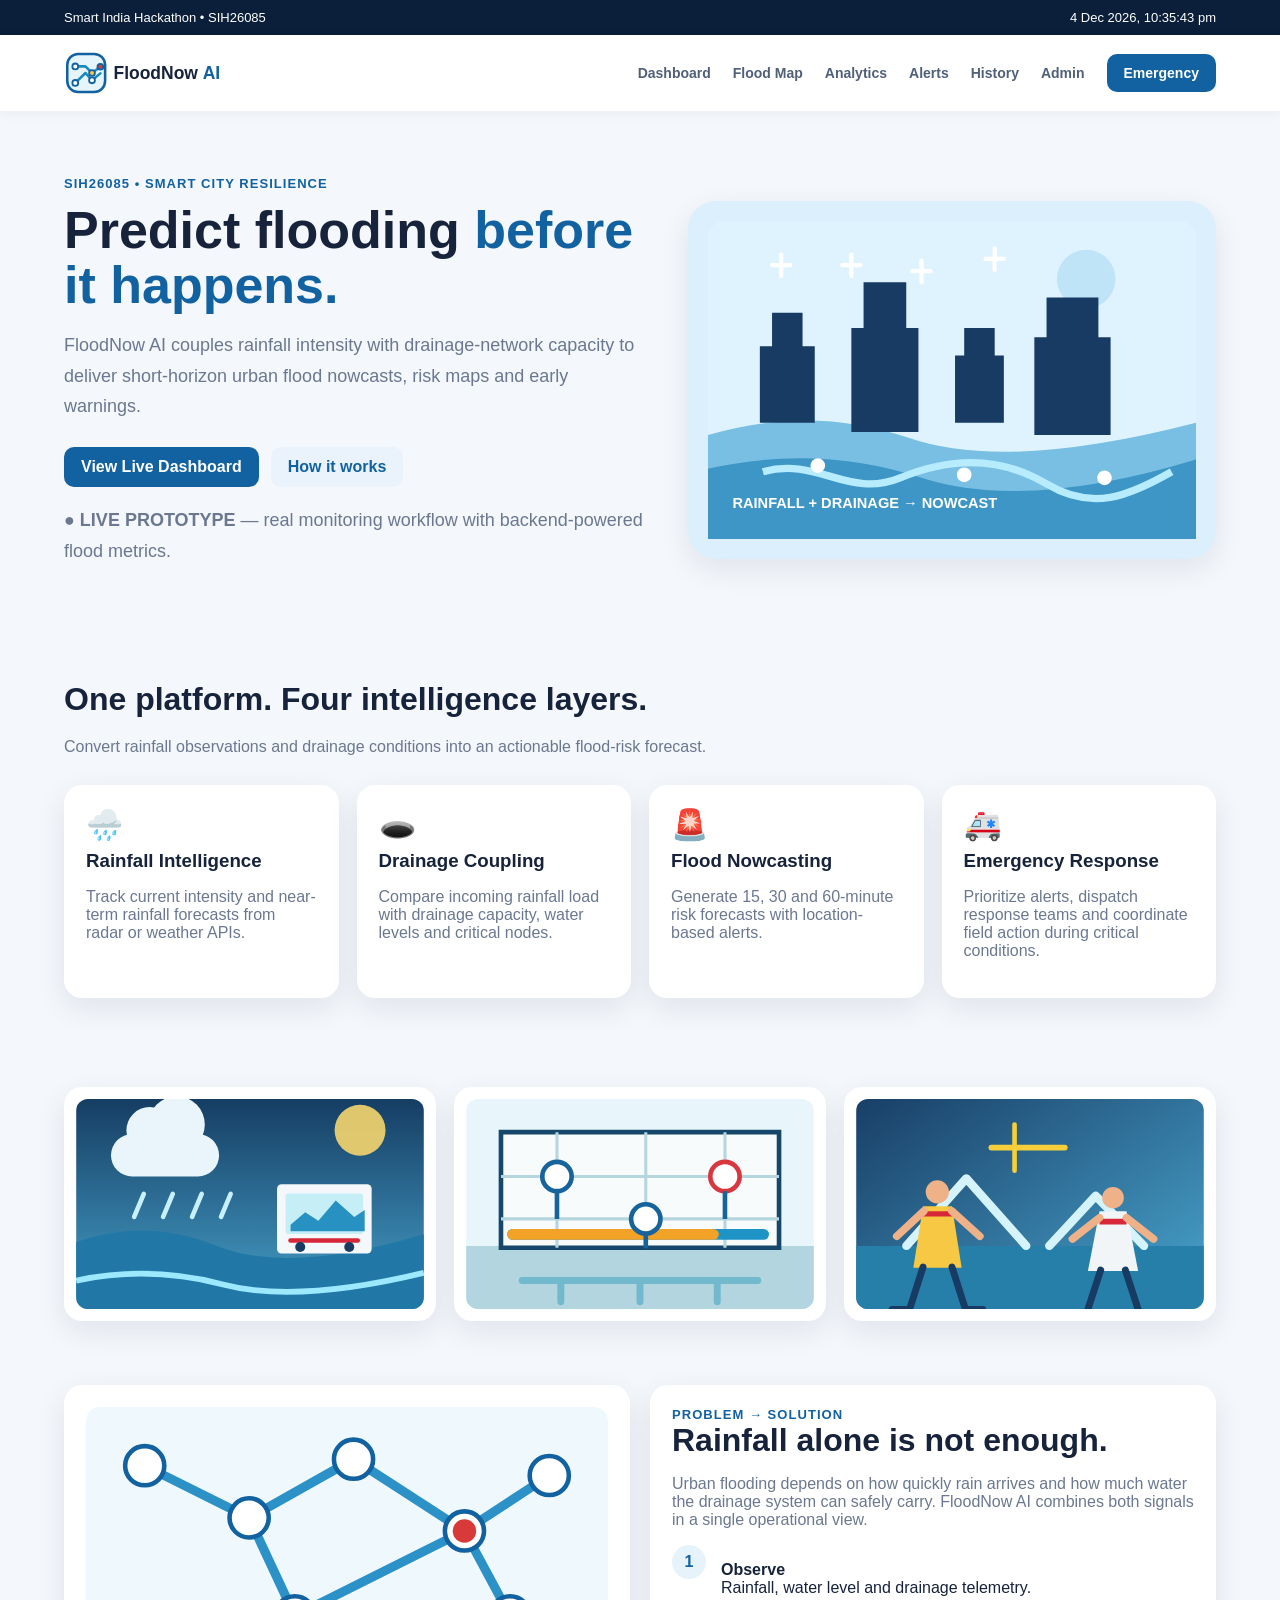
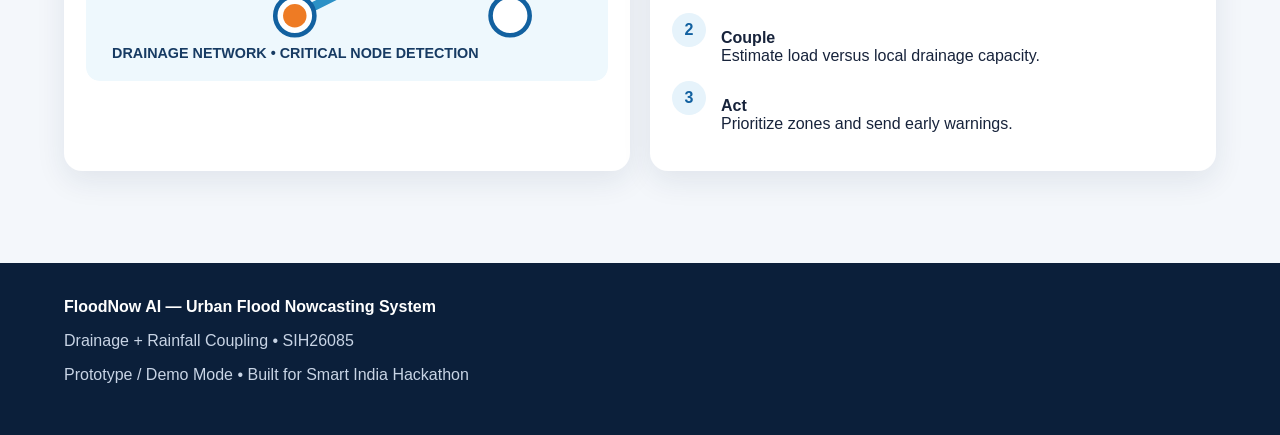
<file: index.html>
<!doctype html>
<html lang="en">
	<head>
		<meta charset="utf-8" />
		<meta name="viewport" content="width=device-width,initial-scale=1" />
		<title>Home | FloodNow AI</title>
		<link rel="stylesheet" href="styles.css" />
	</head>
	<body data-api-page="home">
		<div class="topbar">
			<span>Smart India Hackathon • SIH26085</span
			><span data-clock></span>
		</div>
		<nav class="navbar">
			<a class="brand" href="index.html"
				><img
					class="brand-mark"
					src="assets/logo-network.svg"
					alt="FloodNow AI drainage network logo" /></a
			><button
				class="menu-button"
				data-menu
				aria-label="Open navigation"
				aria-expanded="false"
			>
				☰
			</button>
			<div class="navlinks">
				<a class="" href="dashboard.html">Dashboard</a>
				<a class="" href="map.html">Flood Map</a>
				<a class="" href="analytics.html">Analytics</a>
				<a class="" href="alerts.html">Alerts</a
				><a class="" href="history.html">History</a>
				<a class="" href="admin.html">Admin</a>
				<a class="btn" href="emergency.html">Emergency</a>
			</div>
		</nav>

		<main>
			<section class="hero container">
				<div>
					<div class="eyebrow">SIH26085 • Smart City Resilience</div>
					<h1>Predict flooding <span>before it happens.</span></h1>
					<p>
						FloodNow AI couples rainfall intensity with
						drainage-network capacity to deliver short-horizon urban
						flood nowcasts, risk maps and early warnings.
					</p>
					<div class="hero-actions">
						<a class="btn" href="dashboard.html"
							>View Live Dashboard</a
						><a class="btn secondary" href="#how">How it works</a>
					</div>
					<p class="muted">
						<strong>● LIVE PROTOTYPE</strong> — real monitoring
						workflow with backend-powered flood metrics.
					</p>
				</div>
				<div class="hero-art">
					<img
						src="assets/hero-flood.svg"
						alt="Illustration of urban flooding, rainfall radar and drainage network"
					/>
				</div>
			</section>
			<section class="section" id="how">
				<div class="container">
					<h2>One platform. Four intelligence layers.</h2>
					<p class="section-lead">
						Convert rainfall observations and drainage conditions
						into an actionable flood-risk forecast.
					</p>
					<div class="intelligence-grid" style="margin-top: 25px">
						<div class="card">
							<div class="icon">🌧️</div>
							<h3>Rainfall Intelligence</h3>
							<p class="muted">
								Track current intensity and near-term rainfall
								forecasts from radar or weather APIs.
							</p>
						</div>
						<div class="card">
							<div class="icon">🕳️</div>
							<h3>Drainage Coupling</h3>
							<p class="muted">
								Compare incoming rainfall load with drainage
								capacity, water levels and critical nodes.
							</p>
						</div>
						<div class="card">
							<div class="icon">🚨</div>
							<h3>Flood Nowcasting</h3>
							<p class="muted">
								Generate 15, 30 and 60-minute risk forecasts
								with location-based alerts.
							</p>
						</div>
						<div class="card">
							<div class="icon">🚑</div>
							<h3>Emergency Response</h3>
							<p class="muted">
								Prioritize alerts, dispatch response teams and
								coordinate field action during critical
								conditions.
							</p>
						</div>
					</div>
				</div>
			</section>
			<section class="section concept-gallery">
				<div class="container">
					<div class="gallery-grid">
						<figure class="gallery-item">
							<img
								src="assets/rainfall-monitoring.svg"
								alt="Rainfall monitoring station tracking an urban storm"
								loading="lazy"
							/>
						</figure>
						<figure class="gallery-item">
							<img
								src="assets/drainage-capacity.svg"
								alt="Urban drainage capacity system with monitored nodes"
								loading="lazy"
							/>
						</figure>
						<figure class="gallery-item">
							<img
								src="assets/response-coordination.svg"
								alt="Emergency response teams coordinating flood control"
								loading="lazy"
							/>
						</figure>
					</div>
				</div>
			</section>
			<section class="section">
				<div class="container two">
					<div class="card">
						<img
							class="feature-img"
							src="assets/drainage-network.svg"
							alt="Drainage network illustration"
						/>
					</div>
					<div class="card">
						<div class="eyebrow">Problem → Solution</div>
						<h2>Rainfall alone is not enough.</h2>
						<p class="muted">
							Urban flooding depends on how quickly rain arrives
							and how much water the drainage system can safely
							carry. FloodNow AI combines both signals in a single
							operational view.
						</p>
						<div class="step">
							<span class="step-num">1</span>
							<p>
								<strong>Observe</strong><br />Rainfall, water
								level and drainage telemetry.
							</p>
						</div>
						<div class="step">
							<span class="step-num">2</span>
							<p>
								<strong>Couple</strong><br />Estimate load
								versus local drainage capacity.
							</p>
						</div>
						<div class="step">
							<span class="step-num">3</span>
							<p>
								<strong>Act</strong><br />Prioritize zones and
								send early warnings.
							</p>
						</div>
					</div>
				</div>
			</section>
		</main>
		<footer class="footer">
			<div class="container">
				<strong>FloodNow AI — Urban Flood Nowcasting System</strong>
				<p>Drainage + Rainfall Coupling • SIH26085</p>
				<p>Prototype / Demo Mode • Built for Smart India Hackathon</p>
			</div>
		</footer>
		<script src="script.js"></script>
	</body>
</html>
</file>
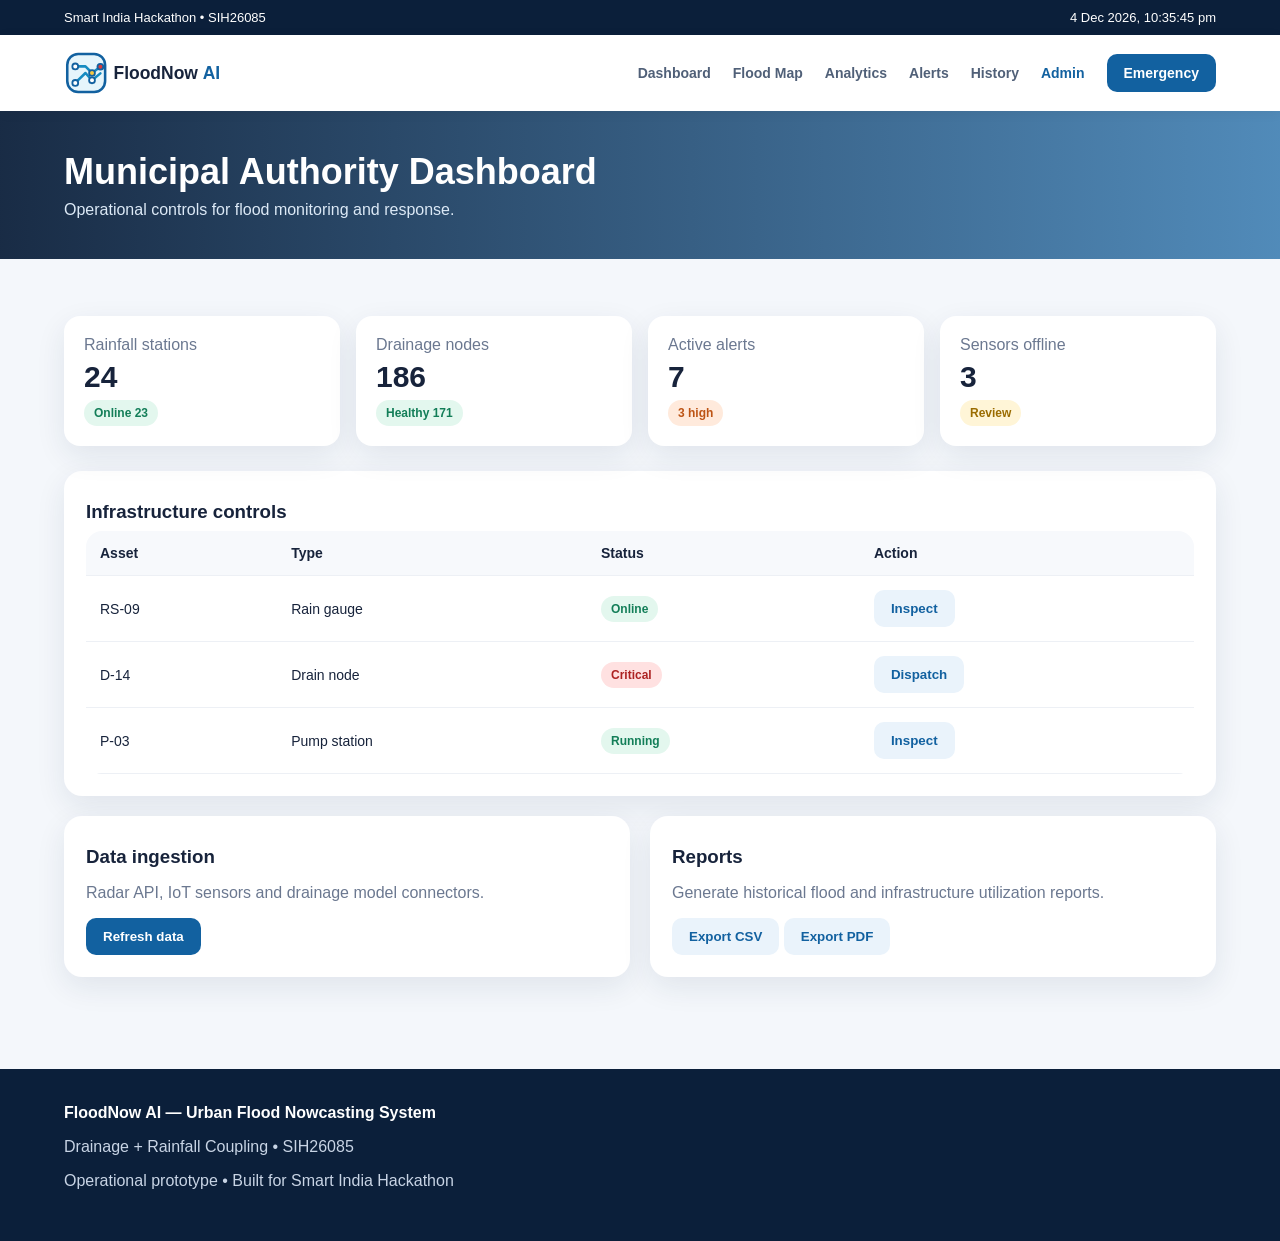
<file: admin.html>
<!doctype html>
<html lang="en">
	<head>
		<meta charset="utf-8" />
		<meta name="viewport" content="width=device-width,initial-scale=1" />
		<title>Admin Dashboard | FloodNow AI</title>
		<link rel="stylesheet" href="styles.css" />
	</head>
	<body data-api-page="admin">
		<div class="topbar">
			<span>Smart India Hackathon • SIH26085</span
			><span data-clock></span>
		</div>
		<nav class="navbar">
			<a class="brand" href="index.html"
				><img
					class="brand-mark"
					src="assets/logo-network.svg"
					alt="FloodNow AI drainage network logo" /></a
			><button
				class="menu-button"
				data-menu
				aria-label="Open navigation"
				aria-expanded="false"
			>
				☰
			</button>
			<div class="navlinks">
				<a class="" href="dashboard.html">Dashboard</a>
				<a class="" href="map.html">Flood Map</a>
				<a class="" href="analytics.html">Analytics</a>
				<a class="" href="alerts.html">Alerts</a
				><a class="" href="history.html">History</a>
				<a class="active" href="admin.html">Admin</a>
				<a class="btn" href="emergency.html">Emergency</a>
			</div>
		</nav>

		<div class="page-head">
			<div class="container">
				<h1>Municipal Authority Dashboard</h1>
				<p>Operational controls for flood monitoring and response.</p>
			</div>
		</div>
		<main class="container section">
			<div class="stats">
				<div class="stat">
					<span class="muted">Rainfall stations</span>
					<div class="value">24</div>
					<span class="badge low">Online 23</span>
				</div>
				<div class="stat">
					<span class="muted">Drainage nodes</span>
					<div class="value">186</div>
					<span class="badge low">Healthy 171</span>
				</div>
				<div class="stat">
					<span class="muted">Active alerts</span>
					<div class="value">7</div>
					<span class="badge high">3 high</span>
				</div>
				<div class="stat">
					<span class="muted">Sensors offline</span>
					<div class="value">3</div>
					<span class="badge moderate">Review</span>
				</div>
			</div>
			<div class="card admin-infrastructure-card">
				<h3>Infrastructure controls</h3>
				<table class="table">
					<tr>
						<th>Asset</th>
						<th>Type</th>
						<th>Status</th>
						<th>Action</th>
					</tr>
					<tr>
						<td>RS-09</td>
						<td>Rain gauge</td>
						<td><span class="badge low">Online</span></td>
						<td><button class="btn secondary">Inspect</button></td>
					</tr>
					<tr>
						<td>D-14</td>
						<td>Drain node</td>
						<td><span class="badge critical">Critical</span></td>
						<td><button class="btn secondary">Dispatch</button></td>
					</tr>
					<tr>
						<td>P-03</td>
						<td>Pump station</td>
						<td><span class="badge low">Running</span></td>
						<td><button class="btn secondary">Inspect</button></td>
					</tr>
				</table>
			</div>
			<div class="two" style="margin-top: 20px">
				<div class="card">
					<h3>Data ingestion</h3>
					<p class="muted">
						Radar API, IoT sensors and drainage model connectors.
					</p>
					<button class="btn" data-refresh>Refresh data</button>
				</div>
				<div class="card">
					<h3>Reports</h3>
					<p class="muted">
						Generate historical flood and infrastructure utilization
						reports.
					</p>
					<button class="btn secondary" data-export="csv">
						Export CSV
					</button>
					<button class="btn secondary" data-export="pdf">
						Export PDF
					</button>
				</div>
			</div>
		</main>
		<footer class="footer">
			<div class="container">
				<strong>FloodNow AI — Urban Flood Nowcasting System</strong>
				<p>Drainage + Rainfall Coupling • SIH26085</p>
				<p>Operational prototype • Built for Smart India Hackathon</p>
			</div>
		</footer>
		<script src="script.js"></script>
	</body>
</html>
</file>
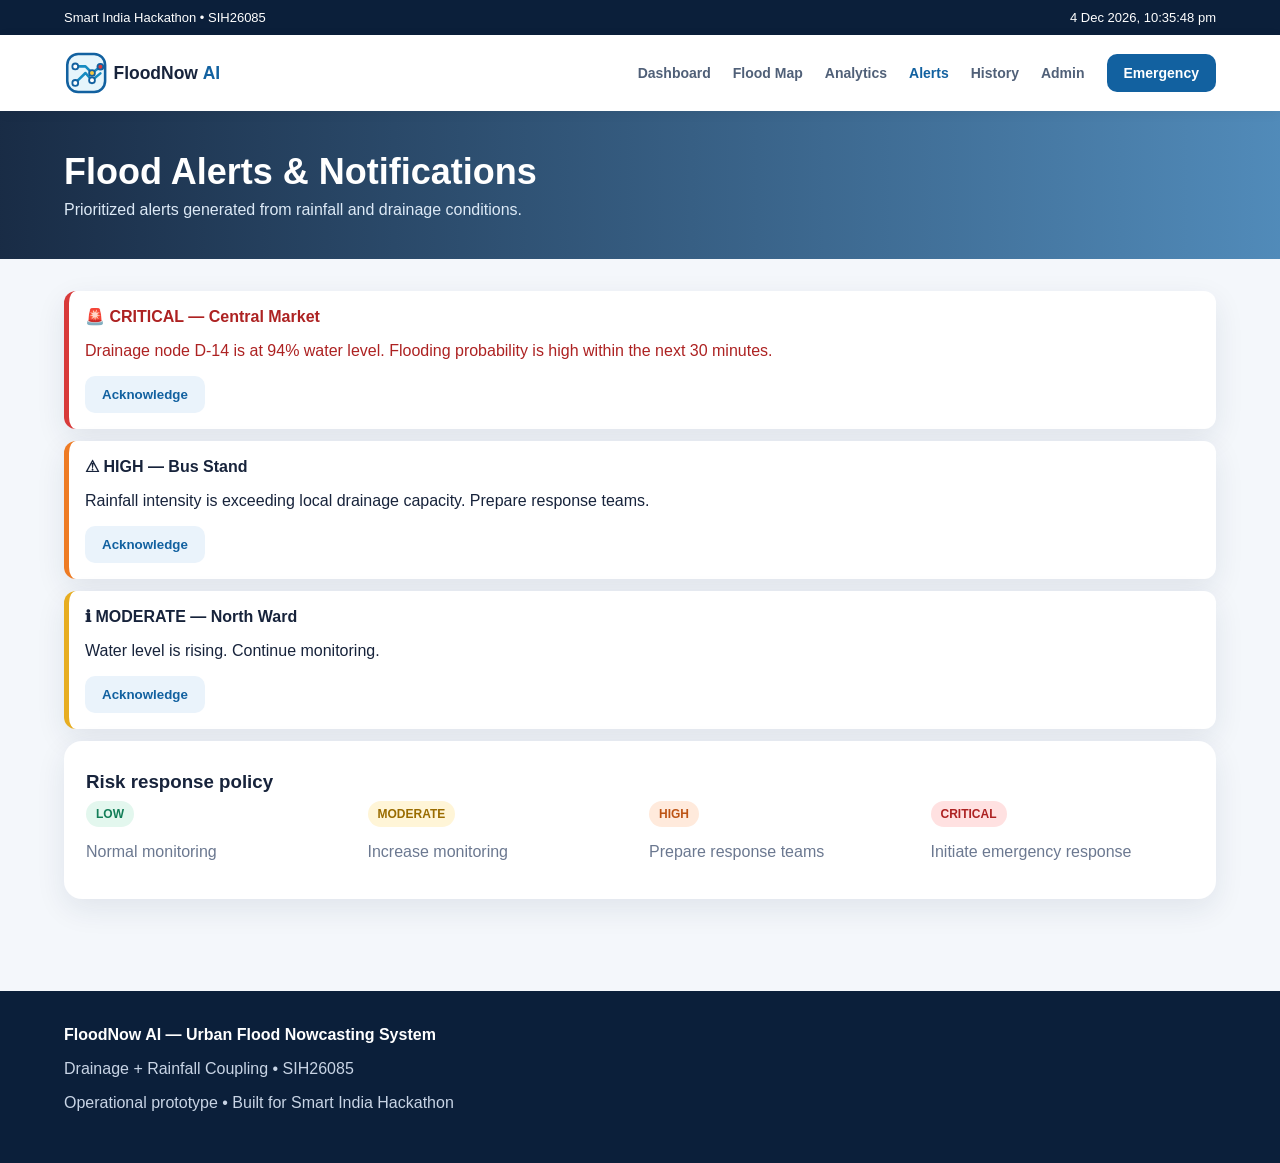
<file: alerts.html>
<!doctype html>
<html lang="en">
	<head>
		<meta charset="utf-8" />
		<meta name="viewport" content="width=device-width,initial-scale=1" />
		<title>Alerts | FloodNow AI</title>
		<link rel="stylesheet" href="styles.css" />
	</head>
	<body data-api-page="alerts">
		<div class="topbar">
			<span>Smart India Hackathon • SIH26085</span
			><span data-clock></span>
		</div>
		<nav class="navbar">
			<a class="brand" href="index.html"
				><img
					class="brand-mark"
					src="assets/logo-network.svg"
					alt="FloodNow AI drainage network logo" /></a
			><button
				class="menu-button"
				data-menu
				aria-label="Open navigation"
				aria-expanded="false"
			>
				☰
			</button>
			<div class="navlinks">
				<a class="" href="dashboard.html">Dashboard</a>
				<a class="" href="map.html">Flood Map</a>
				<a class="" href="analytics.html">Analytics</a>
				<a class="active" href="alerts.html">Alerts</a
				><a class="" href="history.html">History</a>
				<a class="" href="admin.html">Admin</a>
				<a class="btn" href="emergency.html">Emergency</a>
			</div>
		</nav>

		<div class="page-head">
			<div class="container">
				<h1>Flood Alerts & Notifications</h1>
				<p>
					Prioritized alerts generated from rainfall and drainage
					conditions.
				</p>
			</div>
		</div>
		<main class="container section">
			<div class="alerts-feed">
				<div class="alert critical">
					<strong>🚨 CRITICAL — Central Market</strong>
					<p>
						Drainage node D-14 is at 94% water level. Flooding
						probability is high within the next 30 minutes.
					</p>
					<button class="btn secondary">Acknowledge</button>
				</div>
				<div class="alert">
					<strong>⚠ HIGH — Bus Stand</strong>
					<p>
						Rainfall intensity is exceeding local drainage capacity.
						Prepare response teams.
					</p>
					<button class="btn secondary">Acknowledge</button>
				</div>
				<div class="alert" style="border-left-color: var(--yellow)">
					<strong>ℹ MODERATE — North Ward</strong>
					<p>Water level is rising. Continue monitoring.</p>
					<button class="btn secondary">Acknowledge</button>
				</div>
			</div>
			<div class="card">
				<h3>Risk response policy</h3>
				<div class="grid4">
					<div>
						<span class="badge low">LOW</span>
						<p class="muted">Normal monitoring</p>
					</div>
					<div>
						<span class="badge moderate">MODERATE</span>
						<p class="muted">Increase monitoring</p>
					</div>
					<div>
						<span class="badge high">HIGH</span>
						<p class="muted">Prepare response teams</p>
					</div>
					<div>
						<span class="badge critical">CRITICAL</span>
						<p class="muted">Initiate emergency response</p>
					</div>
				</div>
			</div>
		</main>
		<footer class="footer">
			<div class="container">
				<strong>FloodNow AI — Urban Flood Nowcasting System</strong>
				<p>Drainage + Rainfall Coupling • SIH26085</p>
				<p>Operational prototype • Built for Smart India Hackathon</p>
			</div>
		</footer>
		<script src="script.js"></script>
	</body>
</html>
</file>
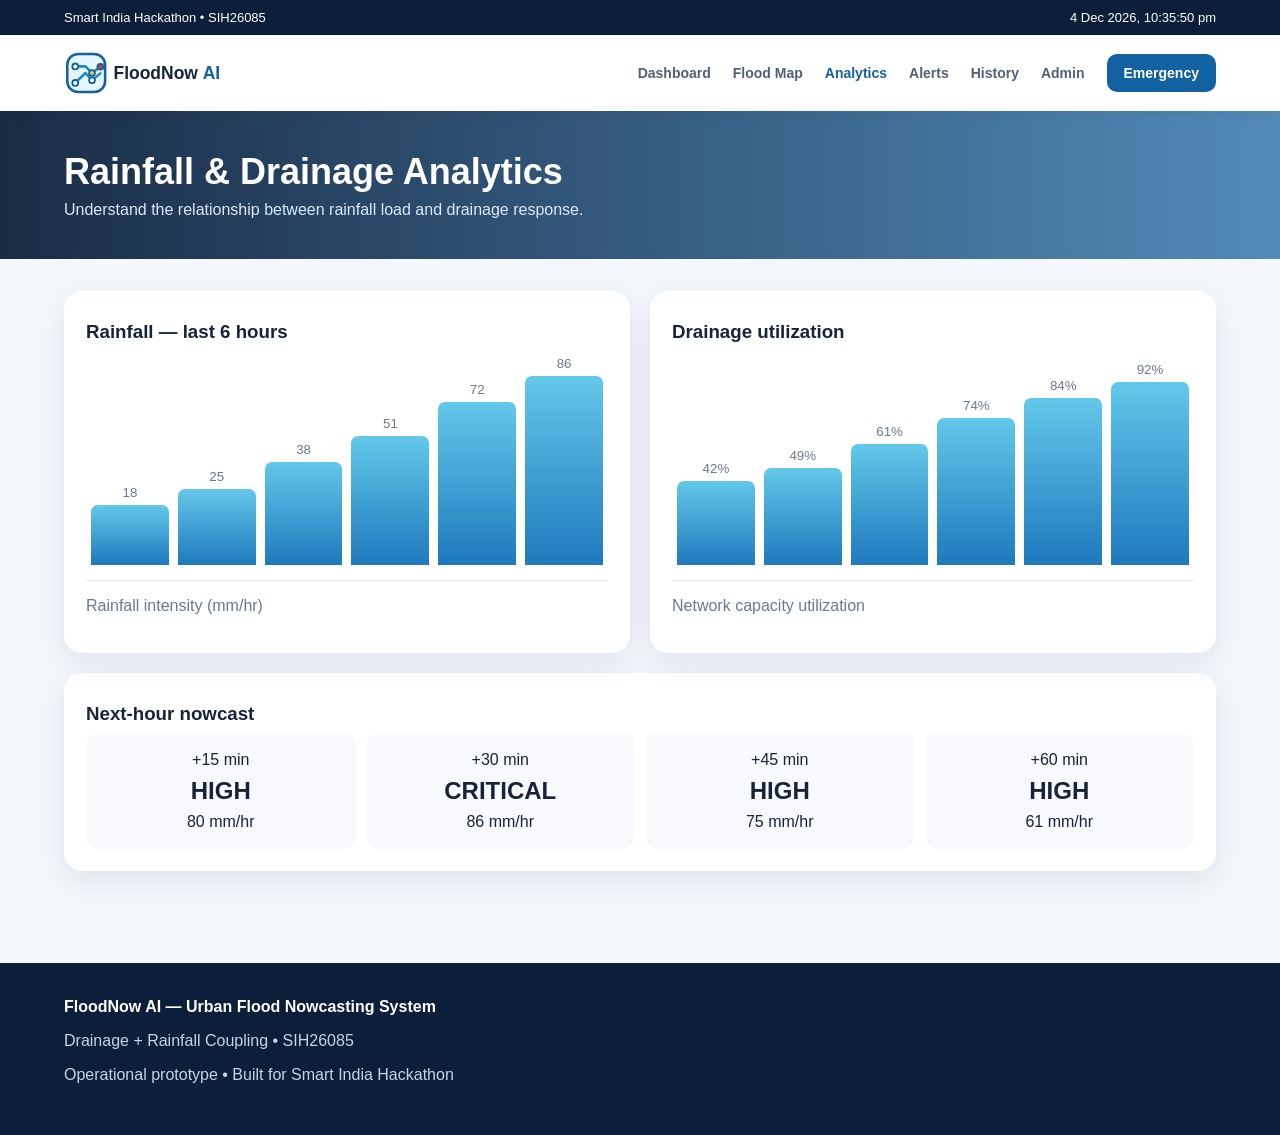
<file: analytics.html>
<!doctype html>
<html lang="en">
	<head>
		<meta charset="utf-8" />
		<meta name="viewport" content="width=device-width,initial-scale=1" />
		<title>Analytics | FloodNow AI</title>
		<link rel="stylesheet" href="styles.css" />
	</head>
	<body data-api-page="analytics">
		<div class="topbar">
			<span>Smart India Hackathon • SIH26085</span
			><span data-clock></span>
		</div>
		<nav class="navbar">
			<a class="brand" href="index.html"
				><img
					class="brand-mark"
					src="assets/logo-network.svg"
					alt="FloodNow AI drainage network logo" /></a
			><button
				class="menu-button"
				data-menu
				aria-label="Open navigation"
				aria-expanded="false"
			>
				☰
			</button>
			<div class="navlinks">
				<a class="" href="dashboard.html">Dashboard</a>
				<a class="" href="map.html">Flood Map</a>
				<a class="active" href="analytics.html">Analytics</a>
				<a class="" href="alerts.html">Alerts</a
				><a class="" href="history.html">History</a>
				<a class="" href="admin.html">Admin</a>
				<a class="btn" href="emergency.html">Emergency</a>
			</div>
		</nav>

		<div class="page-head">
			<div class="container">
				<h1>Rainfall & Drainage Analytics</h1>
				<p>
					Understand the relationship between rainfall load and
					drainage response.
				</p>
			</div>
		</div>
		<main class="container section">
			<div class="two">
				<div class="card">
					<h3>Rainfall — last 6 hours</h3>
					<div class="chart">
						<div class="barcol" style="height: 30%">
							<small>18</small>
						</div>
						<div class="barcol" style="height: 38%">
							<small>25</small>
						</div>
						<div class="barcol" style="height: 52%">
							<small>38</small>
						</div>
						<div class="barcol" style="height: 65%">
							<small>51</small>
						</div>
						<div class="barcol" style="height: 82%">
							<small>72</small>
						</div>
						<div class="barcol" style="height: 95%">
							<small>86</small>
						</div>
					</div>
					<p class="muted">Rainfall intensity (mm/hr)</p>
				</div>
				<div class="card">
					<h3>Drainage utilization</h3>
					<div class="chart">
						<div class="barcol" style="height: 42%">
							<small>42%</small>
						</div>
						<div class="barcol" style="height: 49%">
							<small>49%</small>
						</div>
						<div class="barcol" style="height: 61%">
							<small>61%</small>
						</div>
						<div class="barcol" style="height: 74%">
							<small>74%</small>
						</div>
						<div class="barcol" style="height: 84%">
							<small>84%</small>
						</div>
						<div class="barcol" style="height: 92%">
							<small>92%</small>
						</div>
					</div>
					<p class="muted">Network capacity utilization</p>
				</div>
			</div>
			<div class="card" style="margin-top: 20px">
				<h3>Next-hour nowcast</h3>
				<div class="timeline">
					<div class="timebox">
						+15 min<strong>HIGH</strong><span>80 mm/hr</span>
					</div>
					<div class="timebox">
						+30 min<strong>CRITICAL</strong><span>86 mm/hr</span>
					</div>
					<div class="timebox">
						+45 min<strong>HIGH</strong><span>75 mm/hr</span>
					</div>
					<div class="timebox">
						+60 min<strong>HIGH</strong><span>61 mm/hr</span>
					</div>
				</div>
			</div>
		</main>
		<footer class="footer">
			<div class="container">
				<strong>FloodNow AI — Urban Flood Nowcasting System</strong>
				<p>Drainage + Rainfall Coupling • SIH26085</p>
				<p>Operational prototype • Built for Smart India Hackathon</p>
			</div>
		</footer>
		<script src="script.js"></script>
	</body>
</html>
</file>
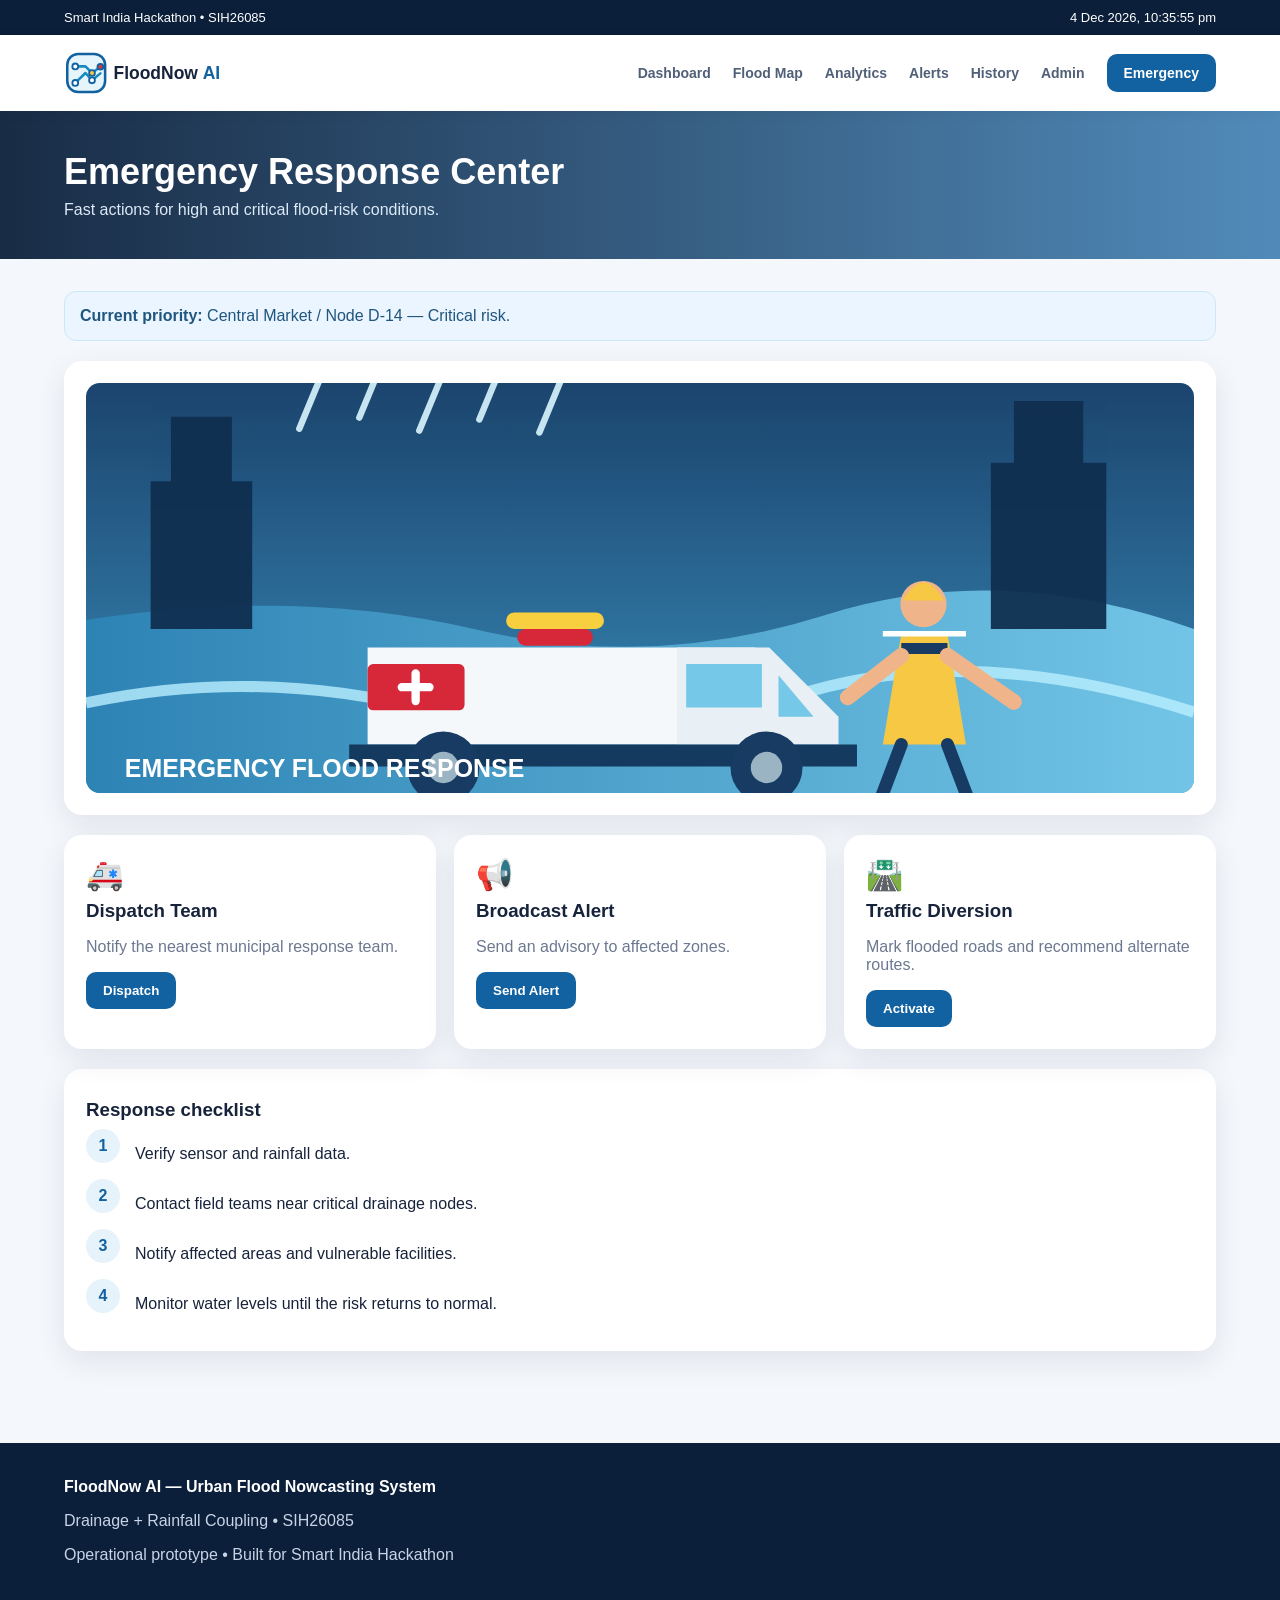
<file: emergency.html>
<!doctype html>
<html lang="en">
	<head>
		<meta charset="utf-8" />
		<meta name="viewport" content="width=device-width,initial-scale=1" />
		<title>Emergency Response | FloodNow AI</title>
		<link rel="stylesheet" href="styles.css" />
	</head>
	<body data-api-page="emergency">
		<div class="topbar">
			<span>Smart India Hackathon • SIH26085</span
			><span data-clock></span>
		</div>
		<nav class="navbar">
			<a class="brand" href="index.html"
				><img
					class="brand-mark"
					src="assets/logo-network.svg"
					alt="FloodNow AI drainage network logo" /></a
			><button
				class="menu-button"
				data-menu
				aria-label="Open navigation"
				aria-expanded="false"
			>
				☰
			</button>
			<div class="navlinks">
				<a class="" href="dashboard.html">Dashboard</a>
				<a class="" href="map.html">Flood Map</a>
				<a class="" href="analytics.html">Analytics</a>
				<a class="" href="alerts.html">Alerts</a
				><a class="" href="history.html">History</a>
				<a class="" href="admin.html">Admin</a>
				<a class="btn" href="emergency.html">Emergency</a>
			</div>
		</nav>

		<div class="page-head">
			<div class="container">
				<h1>Emergency Response Center</h1>
				<p>Fast actions for high and critical flood-risk conditions.</p>
			</div>
		</div>
		<main class="container section">
			<div class="notice">
				<strong>Current priority:</strong> Central Market / Node D-14 —
				Critical risk.
			</div>
			<div class="card" style="margin-top: 20px">
				<img
					class="context-photo"
					src="assets/emergency-response.svg?v=2"
					alt="Municipal rescue vehicle and emergency responder operating in a flooded street"
				/>
			</div>
			<div class="grid3" style="margin-top: 20px">
				<div class="card">
					<div class="icon">🚑</div>
					<h3>Dispatch Team</h3>
					<p class="muted">
						Notify the nearest municipal response team.
					</p>
					<button class="btn">Dispatch</button>
				</div>
				<div class="card">
					<div class="icon">📢</div>
					<h3>Broadcast Alert</h3>
					<p class="muted">Send an advisory to affected zones.</p>
					<button class="btn">Send Alert</button>
				</div>
				<div class="card">
					<div class="icon">🛣️</div>
					<h3>Traffic Diversion</h3>
					<p class="muted">
						Mark flooded roads and recommend alternate routes.
					</p>
					<button class="btn">Activate</button>
				</div>
			</div>
			<div class="card" style="margin-top: 20px">
				<h3>Response checklist</h3>
				<div class="step">
					<span class="step-num">1</span>
					<p>Verify sensor and rainfall data.</p>
				</div>
				<div class="step">
					<span class="step-num">2</span>
					<p>Contact field teams near critical drainage nodes.</p>
				</div>
				<div class="step">
					<span class="step-num">3</span>
					<p>Notify affected areas and vulnerable facilities.</p>
				</div>
				<div class="step">
					<span class="step-num">4</span>
					<p>
						Monitor water levels until the risk returns to normal.
					</p>
				</div>
			</div>
		</main>
		<footer class="footer">
			<div class="container">
				<strong>FloodNow AI — Urban Flood Nowcasting System</strong>
				<p>Drainage + Rainfall Coupling • SIH26085</p>
				<p>Operational prototype • Built for Smart India Hackathon</p>
			</div>
		</footer>
		<script src="script.js"></script>
	</body>
</html>
</file>
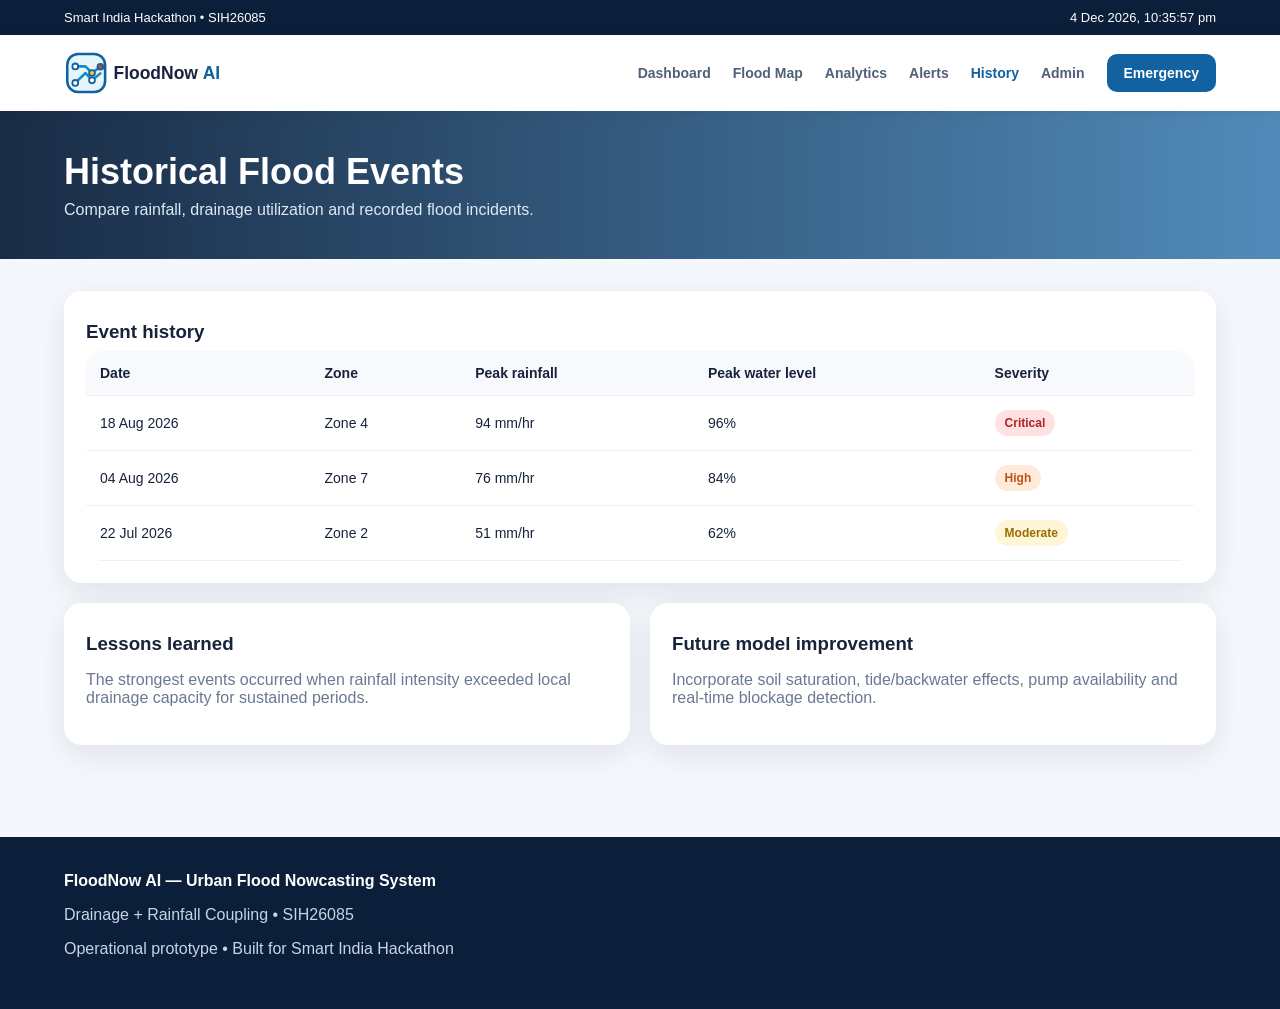
<file: history.html>
<!doctype html>
<html lang="en">
	<head>
		<meta charset="utf-8" />
		<meta name="viewport" content="width=device-width,initial-scale=1" />
		<title>Historical Analysis | FloodNow AI</title>
		<link rel="stylesheet" href="styles.css" />
	</head>
	<body data-api-page="history">
		<div class="topbar">
			<span>Smart India Hackathon • SIH26085</span
			><span data-clock></span>
		</div>
		<nav class="navbar">
			<a class="brand" href="index.html"
				><img
					class="brand-mark"
					src="assets/logo-network.svg"
					alt="FloodNow AI drainage network logo" /></a
			><button
				class="menu-button"
				data-menu
				aria-label="Open navigation"
				aria-expanded="false"
			>
				☰
			</button>
			<div class="navlinks">
				<a class="" href="dashboard.html">Dashboard</a>
				<a class="" href="map.html">Flood Map</a>
				<a class="" href="analytics.html">Analytics</a>
				<a class="" href="alerts.html">Alerts</a
				><a class="active" href="history.html">History</a>
				<a class="" href="admin.html">Admin</a>
				<a class="btn" href="emergency.html">Emergency</a>
			</div>
		</nav>

		<div class="page-head">
			<div class="container">
				<h1>Historical Flood Events</h1>
				<p>
					Compare rainfall, drainage utilization and recorded flood
					incidents.
				</p>
			</div>
		</div>
		<main class="container section">
			<div class="card history-events-card">
				<h3>Event history</h3>
				<table class="table">
					<tr>
						<th>Date</th>
						<th>Zone</th>
						<th>Peak rainfall</th>
						<th>Peak water level</th>
						<th>Severity</th>
					</tr>
					<tr>
						<td>18 Aug 2026</td>
						<td>Zone 4</td>
						<td>94 mm/hr</td>
						<td>96%</td>
						<td><span class="badge critical">Critical</span></td>
					</tr>
					<tr>
						<td>04 Aug 2026</td>
						<td>Zone 7</td>
						<td>76 mm/hr</td>
						<td>84%</td>
						<td><span class="badge high">High</span></td>
					</tr>
					<tr>
						<td>22 Jul 2026</td>
						<td>Zone 2</td>
						<td>51 mm/hr</td>
						<td>62%</td>
						<td><span class="badge moderate">Moderate</span></td>
					</tr>
				</table>
			</div>
			<div class="two" style="margin-top: 20px">
				<div class="card">
					<h3>Lessons learned</h3>
					<p class="muted">
						The strongest events occurred when rainfall intensity
						exceeded local drainage capacity for sustained periods.
					</p>
				</div>
				<div class="card">
					<h3>Future model improvement</h3>
					<p class="muted">
						Incorporate soil saturation, tide/backwater effects,
						pump availability and real-time blockage detection.
					</p>
				</div>
			</div>
		</main>
		<footer class="footer">
			<div class="container">
				<strong>FloodNow AI — Urban Flood Nowcasting System</strong>
				<p>Drainage + Rainfall Coupling • SIH26085</p>
				<p>Operational prototype • Built for Smart India Hackathon</p>
			</div>
		</footer>
		<script src="script.js"></script>
	</body>
</html>
</file>
<file: styles.css>
:root {
	--navy: #0b1f3a;
	--blue: #1261a0;
	--cyan: #1ea7d7;
	--bg: #f4f7fb;
	--card: #fff;
	--text: #17233b;
	--muted: #6b7890;
	--green: #1fa774;
	--yellow: #e7ad21;
	--orange: #ee7b24;
	--red: #d83a3a;
	--shadow: 0 10px 30px rgba(20, 44, 80, 0.09);
}
* {
	box-sizing: border-box;
}
body {
	margin: 0;
	font-family:
		Inter,
		Segoe UI,
		Arial,
		sans-serif;
	background: var(--bg);
	color: var(--text);
}
a {
	text-decoration: none;
	color: inherit;
}
.topbar {
	background: var(--navy);
	color: #fff;
	padding: 10px 5%;
	display: flex;
	justify-content: space-between;
	font-size: 13px;
}
.navbar {
	background: #fff;
	display: flex;
	align-items: center;
	justify-content: space-between;
	padding: 16px 5%;
	box-shadow: 0 2px 12px #0000000d;
	position: sticky;
	top: 0;
	z-index: 2000;
}
.brand {
	display: flex;
	align-items: center;
	gap: 12px;
	font-weight: 800;
}
.brand-mark {
	width: 190px;
	height: 44px;
	display: block;
	flex: 0 0 auto;
	object-fit: contain;
}
.navlinks {
	display: flex;
	gap: 22px;
	align-items: center;
}
.navlinks a {
	color: #506078;
	font-weight: 600;
	font-size: 14px;
}
.navlinks a:hover,
.navlinks .active {
	color: var(--blue);
}
.navlinks a.btn {
	color: #fff;
}
.btn {
	display: inline-block;
	border: 0;
	border-radius: 10px;
	padding: 11px 17px;
	background: var(--blue);
	color: #fff;
	font-weight: 700;
	cursor: pointer;
}
.btn.secondary {
	background: #eaf3fb;
	color: var(--blue);
}
.container {
	width: min(1180px, 90%);
	margin: auto;
}
.hero {
	padding: 65px 0;
	display: grid;
	grid-template-columns: 1.05fr 0.95fr;
	gap: 40px;
	align-items: center;
}
.eyebrow {
	color: var(--blue);
	font-weight: 800;
	letter-spacing: 0.08em;
	text-transform: uppercase;
	font-size: 13px;
}
.hero h1 {
	font-size: 52px;
	line-height: 1.05;
	margin: 12px 0;
}
.hero h1 span {
	color: var(--blue);
}
.hero p {
	font-size: 18px;
	line-height: 1.7;
	color: var(--muted);
}
.hero-actions {
	display: flex;
	gap: 12px;
	margin-top: 25px;
}
.hero-art {
	background: #dceffc;
	border-radius: 28px;
	padding: 20px;
	box-shadow: var(--shadow);
}
.hero-art img {
	width: 100%;
	display: block;
}
.section {
	padding: 32px 0;
}
.section h2 {
	font-size: 32px;
	margin: 0 0 10px;
}
.section-lead {
	color: var(--muted);
	max-width: 700px;
	line-height: 1.6;
}
.grid3 {
	display: grid;
	grid-template-columns: repeat(3, 1fr);
	gap: 18px;
}
.grid4 {
	display: grid;
	grid-template-columns: repeat(4, 1fr);
	gap: 18px;
}
.intelligence-grid {
	display: grid;
	grid-template-columns: repeat(4, 1fr);
	gap: 18px;
}
.card {
	background: var(--card);
	border-radius: 18px;
	padding: 22px;
	box-shadow: var(--shadow);
}
.card h3 {
	margin: 8px 0;
}
.icon {
	font-size: 30px;
}
.muted {
	color: var(--muted);
}
.page-head {
	background:
		linear-gradient(90deg, rgba(11, 31, 58, 0.94), rgba(18, 97, 160, 0.72)),
		url('https://images.unsplash.com/photo-1547683905-f686c7f17ab2?auto=format&fit=crop&w=1800&q=80')
			center/cover;
	color: #fff;
	padding: 40px 0;
}
.page-head h1 {
	margin: 0 0 8px;
	font-size: 36px;
}
.page-head p {
	margin: 0;
	color: #dce9f6;
}
.stats {
	display: grid;
	grid-template-columns: repeat(4, 1fr);
	gap: 16px;
	margin: 25px 0;
}
.stat {
	background: #fff;
	padding: 20px;
	border-radius: 16px;
	box-shadow: var(--shadow);
}
.stat .value {
	font-size: 30px;
	font-weight: 800;
	margin: 6px 0;
}
.badge {
	display: inline-block;
	border-radius: 999px;
	padding: 6px 10px;
	font-size: 12px;
	font-weight: 800;
}
.low {
	background: #e3f7ee;
	color: #137e58;
}
.moderate {
	background: #fff5d7;
	color: #9a6c00;
}
.high {
	background: #ffeadc;
	color: #bd5415;
}
.critical {
	background: #ffe1e1;
	color: #ad2222;
}
.layout {
	display: grid;
	grid-template-columns: 2fr 1fr;
	gap: 20px;
}
.mapbox {
	min-height: 430px;
	border-radius: 18px;
	overflow: hidden;
	background: #d8ecf7 url('assets/city-map.svg') center/cover no-repeat;
	position: relative;
}
.city-map {
	display: block;
	width: 100%;
	height: 430px;
	border: 0;
}
.leaflet-container {
	font: inherit;
}
.leaflet-top,
.leaflet-bottom {
	z-index: 400;
}
.risk-marker {
	background: transparent;
	border: 0;
}
.risk-marker .map-label {
	position: relative;
	display: inline-block;
	top: auto;
	left: auto;
	right: auto;
	bottom: auto;
}
.map-link {
	display: inline-block;
	margin-top: 12px;
	color: var(--blue);
	font-size: 14px;
	font-weight: 700;
}
.selection-card {
	padding: 18px;
}
.selection-card-body {
	padding-top: 4px;
}
.selection-header h4 {
	margin: 0;
	font-size: 27px;
	letter-spacing: 0;
	line-height: 1.15;
	color: #1d2d44;
}
.selection-subtitle {
	margin: 6px 0 12px;
	font-size: 15px;
	color: #5b6b80;
}
.selection-row {
	display: flex;
	justify-content: space-between;
	align-items: center;
	gap: 14px;
	padding: 11px 0;
	border-top: 1px solid #edf1f5;
	font-size: 15px;
	color: #2d3b52;
}
.selection-row strong {
	font-size: 16px;
	font-weight: 800;
	color: #1d2d44;
}
.selection-row-end {
	padding-bottom: 10px;
}
.forecast-pill {
	display: inline-block;
	min-width: 100px;
	text-align: center;
	padding: 7px 12px;
	border-radius: 999px;
	font-weight: 800;
	font-size: 13px;
	letter-spacing: 0;
	text-transform: uppercase;
}
.forecast-pill.low {
	background: #dff8ea;
	color: #107b59;
}
.forecast-pill.moderate {
	background: #f6efc9;
	color: #9f7300;
}
.forecast-pill.high {
	background: #ffe3d2;
	color: #b35114;
}
.forecast-pill.critical {
	background: #ffd9d9;
	color: #b62a2a;
}
.map-labels {
	position: absolute;
	inset: 0;
	pointer-events: none;
}
.map-label {
	position: absolute;
	background: #fff;
	padding: 9px 12px;
	border-radius: 10px;
	box-shadow: var(--shadow);
	font-size: 12px;
	font-weight: 800;
	white-space: nowrap;
}
.map-label::before {
	content: '';
	display: inline-block;
	width: 8px;
	height: 8px;
	margin-right: 6px;
	border-radius: 50%;
}
.risk-low::before,
.low-dot {
	background: var(--green);
}
.risk-moderate::before,
.moderate-dot {
	background: var(--yellow);
}
.risk-high::before,
.high-dot {
	background: var(--orange);
}
.risk-critical::before,
.critical-dot {
	background: var(--red);
}
.map-risk-legend {
	display: flex;
	flex-wrap: wrap;
	gap: 12px 18px;
	margin-top: 14px;
	color: var(--muted);
	font-size: 13px;
	font-weight: 700;
}
.map-risk-legend span {
	display: inline-flex;
	align-items: center;
	gap: 6px;
}
.risk-dot {
	display: inline-block;
	width: 10px;
	height: 10px;
	border-radius: 50%;
}
.l1 {
	top: 22%;
	left: 18%;
}
.l2 {
	top: 54%;
	left: 48%;
}
.l3 {
	top: 30%;
	right: 15%;
}
.l4 {
	bottom: 15%;
	left: 30%;
}
.table {
	width: 100%;
	border-collapse: collapse;
	background: #fff;
	border-radius: 16px;
	overflow: hidden;
}
.table th,
.table td {
	padding: 14px;
	border-bottom: 1px solid #edf0f5;
	text-align: left;
	font-size: 14px;
}
.table th {
	background: #f7f9fc;
}
.bar {
	height: 9px;
	background: #edf1f5;
	border-radius: 99px;
	overflow: hidden;
}
.bar span {
	display: block;
	height: 100%;
	border-radius: 99px;
	background: linear-gradient(90deg, var(--cyan), var(--blue));
}
.chart {
	height: 230px;
	display: flex;
	align-items: end;
	gap: 9px;
	padding: 15px 5px;
	border-bottom: 1px solid #e7ebf1;
}
.barcol {
	flex: 1;
	background: linear-gradient(to top, #1e79bd, #63c8e9);
	border-radius: 7px 7px 0 0;
	min-height: 12px;
	position: relative;
}
.barcol small {
	position: absolute;
	top: -20px;
	width: 100%;
	text-align: center;
	color: var(--muted);
}
.timeline {
	display: grid;
	grid-template-columns: repeat(4, 1fr);
	gap: 10px;
}
.timebox {
	padding: 18px;
	background: #f7f9fc;
	border-radius: 14px;
	text-align: center;
}
.timebox strong {
	display: block;
	font-size: 24px;
	margin: 8px;
}
.alert {
	padding: 16px;
	border-left: 5px solid var(--orange);
	background: #fff;
	border-radius: 12px;
	margin-bottom: 12px;
	box-shadow: var(--shadow);
}
.alert.critical {
	border-left-color: var(--red);
	background: #fff;
}
.footer {
	background: var(--navy);
	color: #c8d4e5;
	padding: 35px 0;
	margin-top: 60px;
}
.footer strong {
	color: #fff;
}
.two {
	display: grid;
	grid-template-columns: 1fr 1fr;
	gap: 20px;
}
.feature-img {
	width: 100%;
	border-radius: 14px;
}
.gallery-grid {
	display: grid;
	grid-template-columns: repeat(3, 1fr);
	gap: 18px;
	margin-top: 25px;
}
.gallery-item {
	margin: 0;
	background: var(--card);
	border-radius: 18px;
	padding: 12px;
	box-shadow: var(--shadow);
}
.gallery-item img {
	display: block;
	width: 100%;
	height: 210px;
	object-fit: cover;
	border-radius: 12px;
}
.gallery-item figcaption {
	padding: 14px 8px 6px;
	color: var(--text);
	font-weight: 700;
	line-height: 1.4;
}
.context-photo {
	display: block;
	width: 100%;
	height: clamp(280px, 32vw, 500px);
	object-fit: cover;
	object-position: center;
	background: #dff3ff;
	border-radius: 14px;
}
.step {
	display: flex;
	gap: 15px;
	align-items: flex-start;
}
.step-num {
	min-width: 34px;
	height: 34px;
	border-radius: 50%;
	background: #e6f3fb;
	color: var(--blue);
	display: grid;
	place-items: center;
	font-weight: 800;
}
.notice {
	background: #eaf5ff;
	border: 1px solid #cde7fa;
	padding: 15px;
	border-radius: 12px;
	color: #20557d;
}
body.api-loading .stats,
body.api-loading .layout,
body.api-loading .two,
body.api-loading .alerts-feed,
body.api-loading .history-events-card,
body.api-loading .admin-infrastructure-card {
	position: relative;
	overflow: hidden;
	min-height: 180px;
}
body.api-loading .stats > *,
body.api-loading .layout > *,
body.api-loading .two > *,
body.api-loading .alerts-feed > *,
body.api-loading .history-events-card > *,
body.api-loading .admin-infrastructure-card > * {
	visibility: hidden;
}
body.api-loading .stats::after,
body.api-loading .layout::after,
body.api-loading .two::after,
body.api-loading .alerts-feed::after,
body.api-loading .history-events-card::after,
body.api-loading .admin-infrastructure-card::after {
	content: 'Loading live data';
	position: absolute;
	inset: 0;
	display: flex;
	align-items: center;
	justify-content: center;
	padding-top: 28px;
	background: rgba(244, 247, 251, 0.88);
	color: var(--blue);
	font-size: 15px;
	font-weight: 700;
	visibility: visible;
	z-index: 2;
}
body.api-loading .stats::before,
body.api-loading .layout::before,
body.api-loading .two::before,
body.api-loading .alerts-feed::before,
body.api-loading .history-events-card::before,
body.api-loading .admin-infrastructure-card::before {
	content: '';
	position: absolute;
	top: 50%;
	left: 50%;
	width: 28px;
	height: 28px;
	margin: -24px 0 0 -14px;
	border: 3px solid #d3e5f3;
	border-top-color: var(--blue);
	border-radius: 50%;
	animation: data-loader-spin 0.8s linear infinite;
	visibility: visible;
	z-index: 3;
}
@keyframes data-loader-spin {
	to {
		transform: rotate(360deg);
	}
}
.search {
	padding: 11px 14px;
	border: 1px solid #dbe2ec;
	border-radius: 10px;
	width: 100%;
}
.menu-button {
	display: none;
	border: 0;
	background: transparent;
	color: var(--blue);
	font-size: 25px;
	cursor: pointer;
}
@media (max-width: 900px) {
	.hero,
	.layout,
	.two {
		grid-template-columns: 1fr;
	}
	.grid4 {
		grid-template-columns: repeat(2, 1fr);
	}
	.intelligence-grid {
		grid-template-columns: repeat(2, 1fr);
	}
	.stats {
		grid-template-columns: repeat(2, 1fr);
	}
	.hero h1 {
		font-size: 40px;
	}
	.menu-button {
		display: block;
	}
	.navlinks {
		display: none;
		position: absolute;
		top: 75px;
		left: 0;
		right: 0;
		background: #fff;
		padding: 15px 5%;
		box-shadow: var(--shadow);
		flex-direction: column;
		align-items: stretch;
		gap: 14px;
	}
	.navlinks.open {
		display: flex;
	}
	.navlinks .btn {
		text-align: center;
	}
}
.sr-only {
	position: absolute;
	width: 1px;
	height: 1px;
	padding: 0;
	margin: -1px;
	overflow: hidden;
	clip: rect(0, 0, 0, 0);
	white-space: nowrap;
	border: 0;
}
button:focus-visible,
a:focus-visible,
input:focus-visible {
	outline: 3px solid var(--cyan);
	outline-offset: 2px;
}
@media (max-width: 560px) {
	.grid3,
	.grid4,
	.intelligence-grid,
	.gallery-grid,
	.stats {
		grid-template-columns: 1fr;
	}
	.hero {
		padding: 35px 0;
	}
	.hero-actions {
		flex-direction: column;
	}
}
</file>
